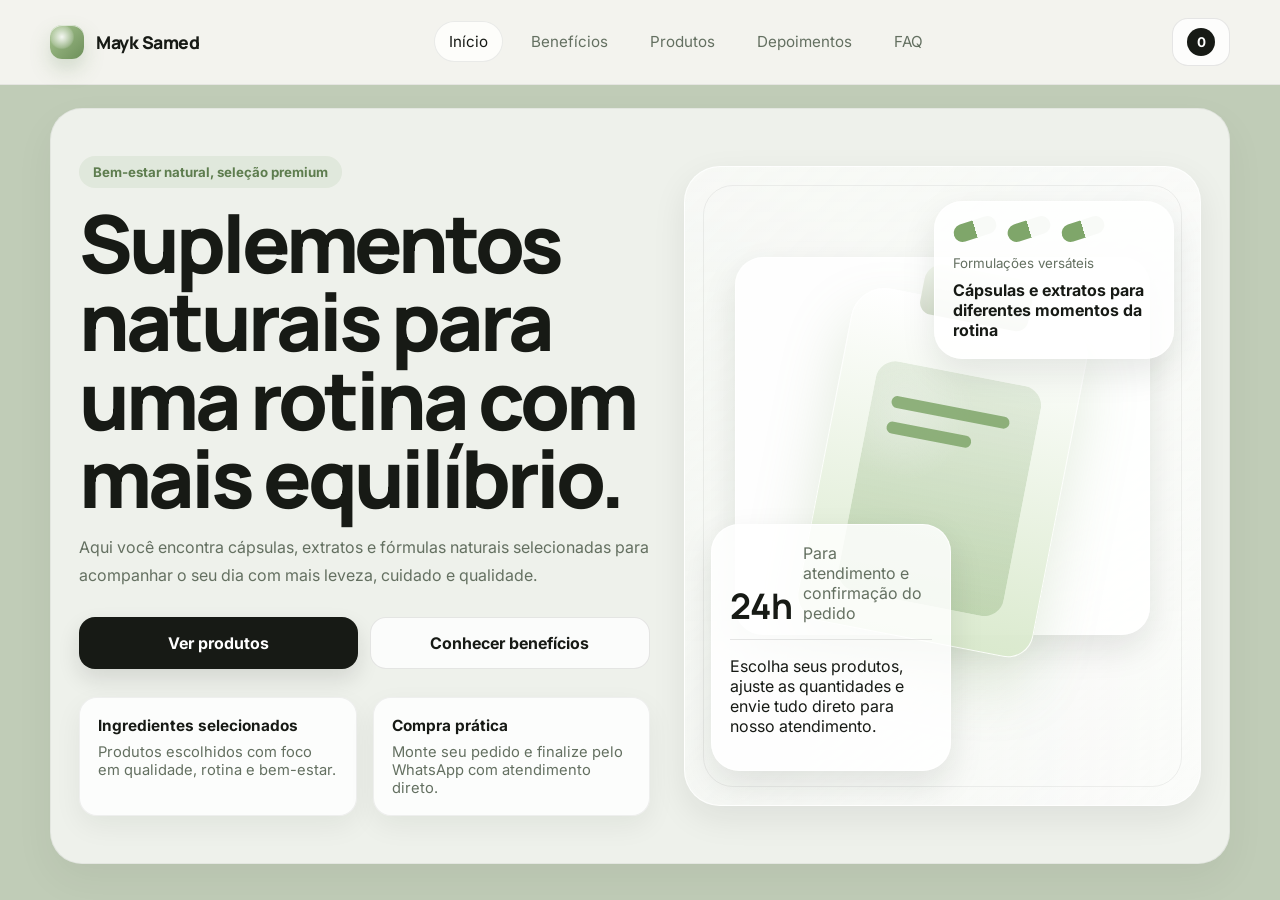
<file: index.html>
<!DOCTYPE html>
<html lang="pt-BR">
<head>
  <meta charset="UTF-8" />
  <meta name="viewport" content="width=device-width, initial-scale=1.0, viewport-fit=cover" />
  <title>Mayk Samed — Produtos Naturais</title>
  <meta name="description" content="Loja elegante de produtos naturais com navegação por páginas, catálogo interativo, carrinho e finalização por WhatsApp." />
  <link rel="preconnect" href="https://fonts.googleapis.com">
  <link rel="preconnect" href="https://fonts.gstatic.com" crossorigin>
  <link href="https://fonts.googleapis.com/css2?family=Inter:wght@400;500;600;700;800&family=Manrope:wght@500;700;800&display=swap" rel="stylesheet">
  <link rel="stylesheet" href="style.css" />
</head>
<body>
  <header class="site-header">
    <div class="container header-inner">
      <a href="#inicio" class="brand nav-link" data-page="inicio" aria-label="Ir para a página inicial">
        <span class="brand-mark"></span>
        <span class="brand-text">Mayk Samed</span>
      </a>

      <nav class="desktop-nav" aria-label="Navegação principal">
        <a href="#inicio" class="nav-link active" data-page="inicio">Início</a>
        <a href="#beneficios" class="nav-link" data-page="beneficios">Benefícios</a>
        <a href="#produtos" class="nav-link" data-page="produtos">Produtos</a>
        <a href="#depoimentos" class="nav-link" data-page="depoimentos">Depoimentos</a>
        <a href="#faq" class="nav-link" data-page="faq">FAQ</a>
      </nav>

      <div class="header-actions">
        <button class="cart-btn" id="openCartBtn" aria-label="Abrir carrinho">
          <span>Carrinho</span>
          <strong id="cartCount">0</strong>
        </button>
      </div>
    </div>
  </header>

  <main class="site-main">
    <section class="page-section active" id="inicio" data-page-section="inicio" aria-labelledby="titulo-inicio">
      <div class="page-scroll">
        <div class="container page-shell hero-shell">
          <div class="hero-grid">
            <div class="hero-copy">
              <span class="eyebrow">Bem-estar natural, seleção premium</span>
              <h1 id="titulo-inicio">Suplementos naturais para uma rotina com mais equilíbrio.</h1>
              <p>
                Aqui você encontra cápsulas, extratos e fórmulas naturais selecionadas para acompanhar o seu dia com mais leveza, cuidado e qualidade.
              </p>

              <div class="hero-actions">
                <button class="btn btn-primary nav-button" data-page="produtos">Ver produtos</button>
                <button class="btn btn-secondary nav-button" data-page="beneficios">Conhecer benefícios</button>
              </div>

              <div class="hero-highlights">
                <div>
                  <strong>Ingredientes selecionados</strong>
                  <span>Produtos escolhidos com foco em qualidade, rotina e bem-estar.</span>
                </div>
                <div>
                  <strong>Compra prática</strong>
                  <span>Monte seu pedido e finalize pelo WhatsApp com atendimento direto.</span>
                </div>
              </div>
            </div>

            <div class="hero-visual">
              <div class="hero-stage">
                <article class="floating-card floating-card-main">
                  <div class="floating-media bottle bottle-large">
                    <span class="bottle-cap"></span>
                    <span class="bottle-label"></span>
                  </div>
                </article>

                <article class="floating-card floating-card-side floating-card-top">
                  <div class="capsule-orbit">
                    <span></span><span></span><span></span>
                  </div>
                  <div class="mini-copy">
                    <small>Formulações versáteis</small>
                    <strong>Cápsulas e extratos para diferentes momentos da rotina</strong>
                  </div>
                </article>

                <article class="floating-card floating-card-side floating-card-bottom">
                  <div class="stat-pill">
                    <strong>24h</strong>
                    <span>Para atendimento e confirmação do pedido</span>
                  </div>
                  <div class="floating-line"></div>
                  <p>Escolha seus produtos, ajuste as quantidades e envie tudo direto para nosso atendimento.</p>
                </article>
              </div>
            </div>
          </div>
        </div>
      </div>
    </section>

    <section class="page-section" id="beneficios" data-page-section="beneficios" aria-labelledby="titulo-beneficios" hidden>
      <div class="page-scroll">
        <div class="container page-shell">
          <div class="section-heading">
            <span class="eyebrow">Por que nos escolher</span>
            <h2 id="titulo-beneficios">Cuidado natural com apresentação elegante e experiência simples.</h2>
           
          </div>

          <div class="benefits-grid">
            <article class="benefit-card">
              <div class="benefit-icon">01</div>
              <h3>Seleção cuidadosa</h3>
              <p>Produtos escolhidos para compor uma rotina mais equilibrada, prática e alinhada ao bem-estar.</p>
            </article>
            <article class="benefit-card">
              <div class="benefit-icon">02</div>
              <h3>Navegação leve</h3>
              <p>Uma experiência fluida para explorar categorias, descobrir fórmulas e comprar com tranquilidade.</p>
            </article>
            <article class="benefit-card">
              <div class="benefit-icon">03</div>
              <h3>Pedido facilitado</h3>
              <p>Adicione ao carrinho, ajuste as quantidades e envie seu pedido pelo WhatsApp em poucos passos.</p>
            </article>
            <article class="benefit-card">
              <div class="benefit-icon">04</div>
              <h3>Atendimento próximo</h3>
              <p>Suporte direto para combinar pagamento, entrega e tirar dúvidas sobre a sua seleção.</p>
            </article>
          </div>
        </div>
      </div>
    </section>

    <section class="page-section" id="produtos" data-page-section="produtos" aria-labelledby="titulo-produtos" hidden>
      <div class="page-scroll">
        <div class="container page-shell">
          <div class="catalog-top">
            <div>
              <span class="eyebrow">Catálogo</span>
              <h2 id="titulo-produtos">Escolha os produtos ideais para o seu dia.</h2>
            </div>
            <p>
              Explore nossa seleção por categoria, compare opções e adicione ao carrinho para enviar seu pedido de forma rápida.
            </p>
          </div>

          <div class="catalog-toolbar">
            <div class="search-box">
              <input type="text" id="searchInput" placeholder="Buscar produto..." />
            </div>
            <div class="filter-pills" id="filterPills"></div>
          </div>

          <div class="catalog-shell">
            <div class="catalog-shell-head">
              <div>
                <strong>Vitrine de produtos</strong>
                <p>Seleção exclusiva de produtos para sua saúde e bem-estar.</p>
              </div>
              <span class="catalog-shell-badge">11 itens disponíveis</span>
            </div>
            <div class="products-scroll">
              <div class="products-grid" id="productsGrid"></div>
            </div>
          </div>
        </div>
      </div>
    </section>

    <section class="page-section" id="depoimentos" data-page-section="depoimentos" aria-labelledby="titulo-depoimentos" hidden>
      <div class="page-scroll">
        <div class="container page-shell">
          <div class="section-heading center">
            <span class="eyebrow">Quem compra, recomenda</span>
            <h2 id="titulo-depoimentos">Uma experiência elogiada pela leveza, praticidade e cuidado.</h2>
          </div>

          <div class="testimonial-grid">
            <article class="testimonial-card">
              <p>“Gostei muito da facilidade para escolher os produtos e fechar tudo pelo WhatsApp. O atendimento foi rápido e atencioso.”</p>
              <strong>José Oliveira</strong>
              <span>Cliente recorrente</span>
            </article>
            <article class="testimonial-card">
              <p>“O site passa confiança, é bonito e muito simples de usar. Em poucos minutos consegui montar meu pedido.”</p>
              <strong>Igor Alves</strong>
              <span>Comprador online</span>
            </article>
            <article class="testimonial-card">
              <p>“A seleção é excelente e a apresentação dos produtos deixa tudo mais claro. A experiência ficou elegante do começo ao fim.”</p>
              <strong>Paula silva</strong>
              <span>Consumidora wellness</span>
            </article>
          </div>
        </div>
      </div>
    </section>

    <section class="page-section" id="faq" data-page-section="faq" aria-labelledby="titulo-faq" hidden>
      <div class="page-scroll">
        <div class="container page-shell">
          <div class="faq-grid">
            <div class="faq-copy">
              <span class="eyebrow">Dúvidas frequentes</span>
              <h2 id="titulo-faq">Informações rápidas para comprar com mais tranquilidade.</h2>
              <p>
                Selecione seus produtos, monte o carrinho e envie o pedido pelo WhatsApp. Nossa equipe retorna para confirmar pagamento, entrega e demais detalhes.
              </p>
            </div>

            <div class="faq-list">
              <details open>
                <summary>Como faço meu pedido?</summary>
                <p>Adicione os produtos ao carrinho, clique em finalizar via WhatsApp e envie a mensagem automática com sua seleção.</p>
              </details>
              <details>
                <summary>Como são definidos pagamento e entrega?</summary>
                <p>Após o envio do pedido pelo WhatsApp, nossa equipe combina com você a forma de pagamento, prazo e modalidade de entrega.</p>
              </details>
              <details>
                <summary>Posso tirar dúvidas antes de finalizar?</summary>
                <p>Sim. Você pode entrar em contato pelo WhatsApp para consultar disponibilidade, combinações, valores e informações adicionais sobre os produtos.</p>
              </details>
            </div>
          </div>
        </div>
      </div>
    </section>
  </main>

  <aside class="cart-drawer" id="cartDrawer" aria-hidden="true">
    <div class="cart-header">
      <div>
        <small>Seu pedido</small>
        <h3>Carrinho</h3>
      </div>
      <button class="icon-btn close-cart" id="closeCartBtn" aria-label="Fechar carrinho">×</button>
    </div>

    <div class="cart-items" id="cartItems">
      <div class="cart-empty">
        <strong>Seu carrinho está vazio.</strong>
        <p>Adicione produtos para montar o pedido.</p>
      </div>
    </div>

    <div class="cart-footer">
      <div class="cart-summary-row muted">
        <span>Entrega e pagamento definidos no WhatsApp.  </span>
        
      </div>
      <button class="btn btn-whatsapp" id="checkoutWhatsAppBtn">Finalizar via WhatsApp</button>
    </div>
  </aside>

  <div class="overlay" id="overlay"></div>

  <section class="product-detail-page" id="productDetailPage" aria-hidden="true">
    <div class="container product-detail-inner">
      <div class="product-detail-shell">
        <div class="product-detail-topbar">
          <button class="btn btn-secondary detail-back-btn" id="detailBackBtn">← Voltar para os produtos</button>
          <button class="detail-close-btn" id="detailCloseBtn" aria-label="Fechar página do produto">×</button>
        </div>

        <div class="product-detail-grid" id="productDetailContent"></div>
      </div>
    </div>
  </section>

  <script src="script.js"></script>
</body>
</html>
</file>
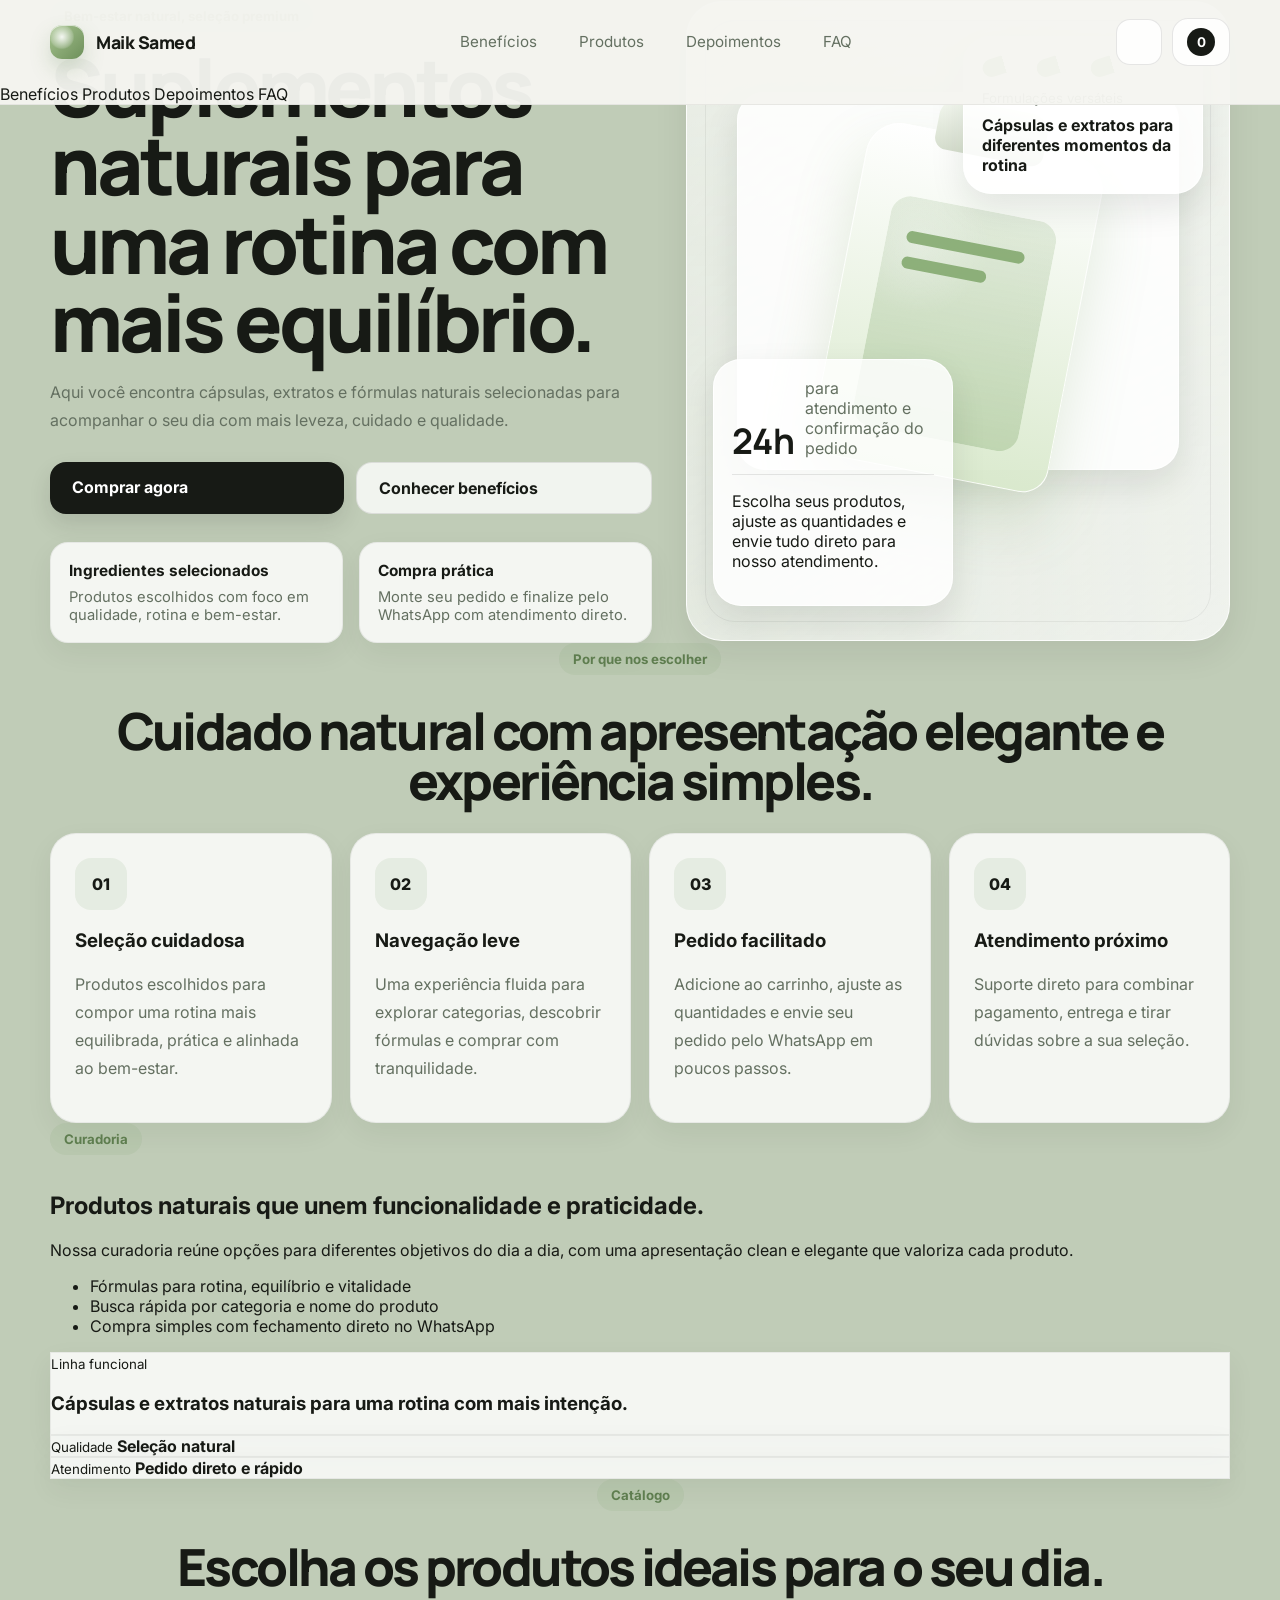
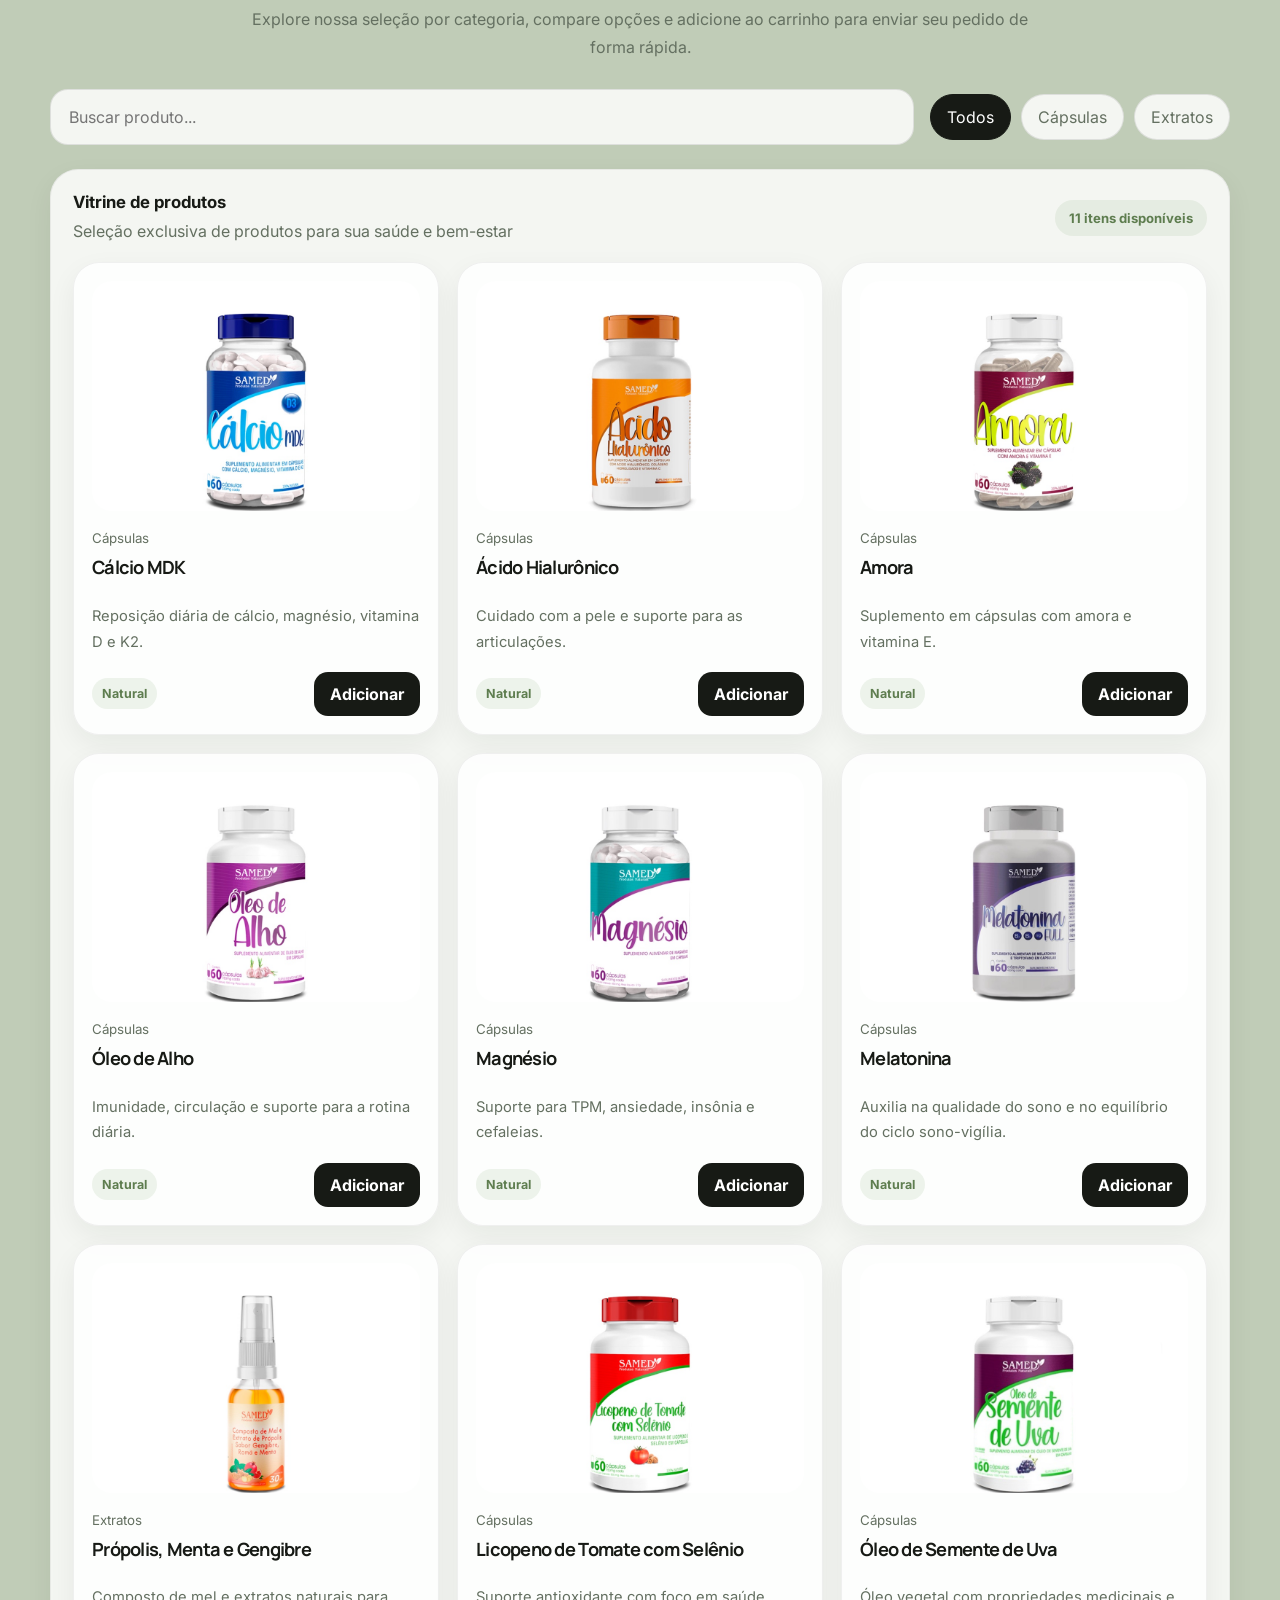
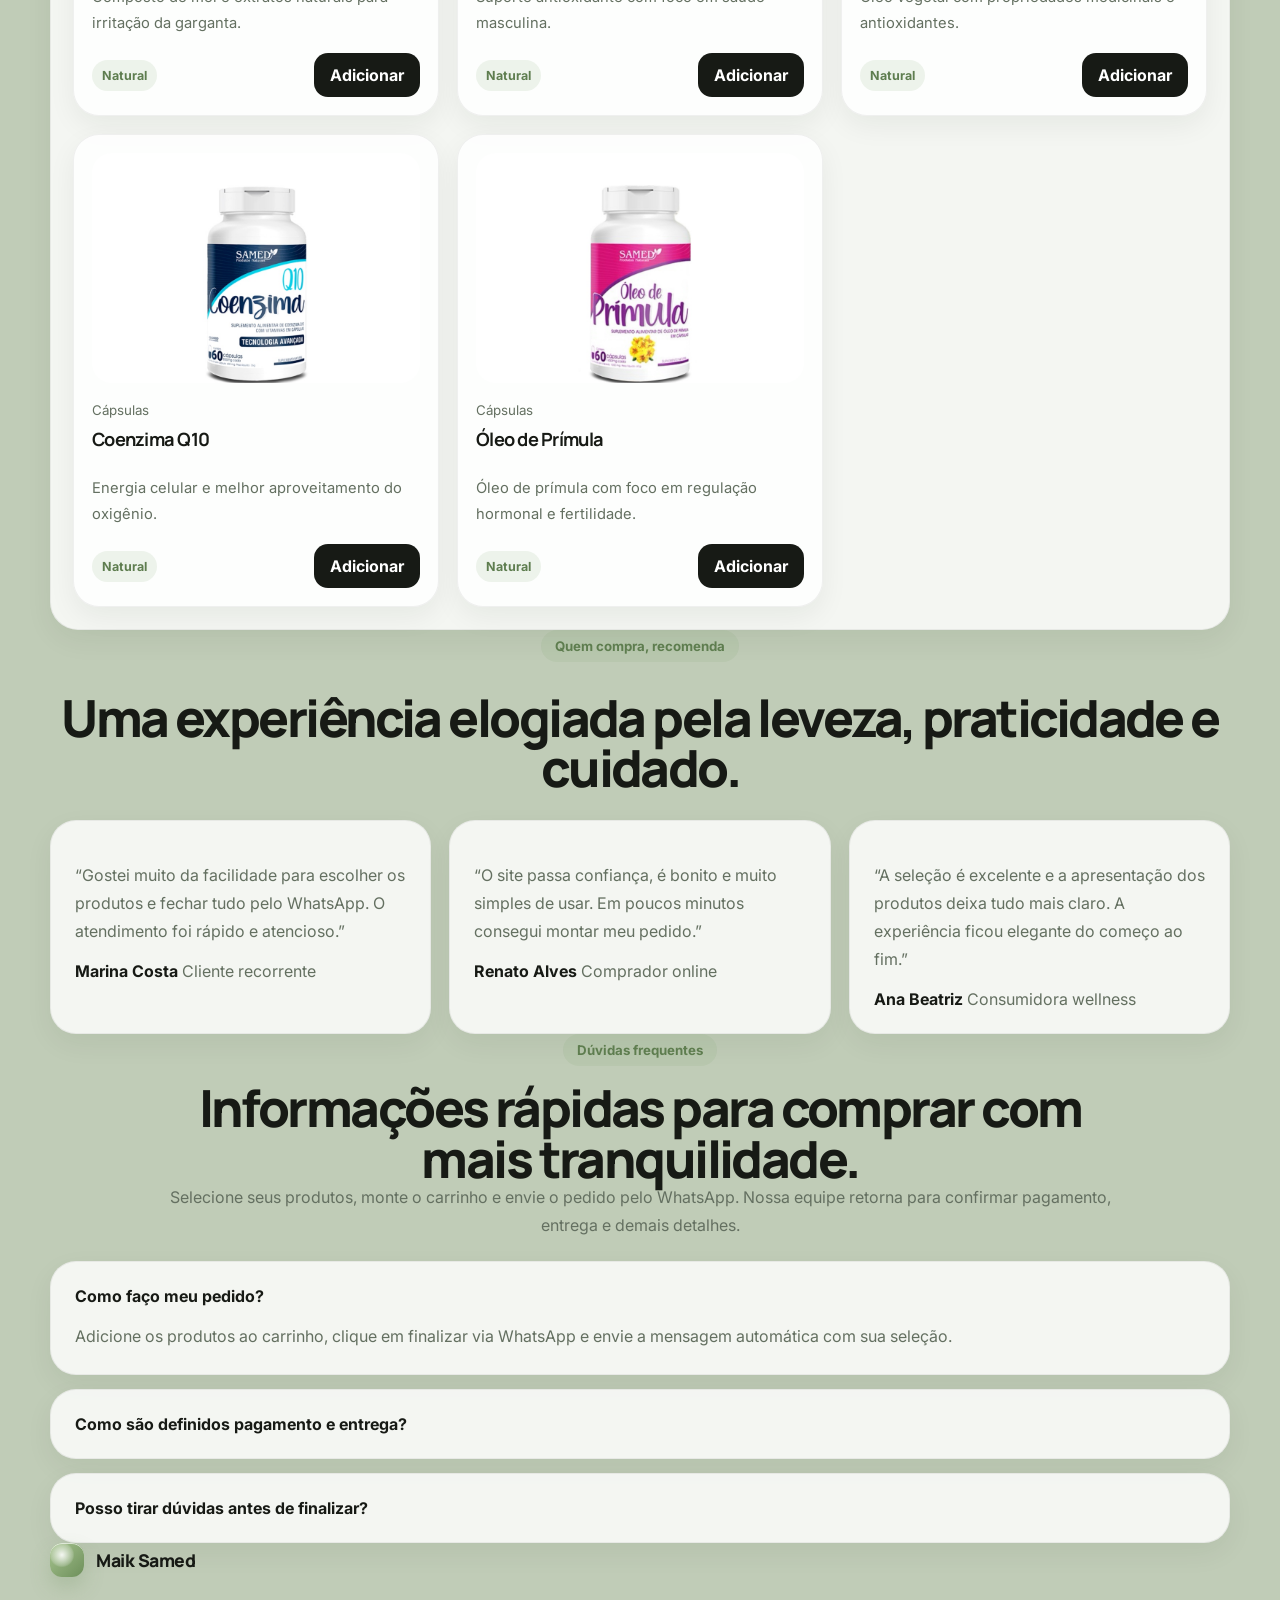
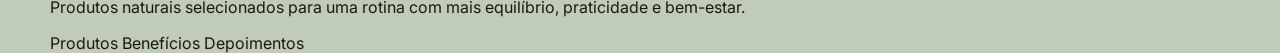
<file: index1.html>
<!DOCTYPE html>
<html lang="pt-BR">
<head>
  <meta charset="UTF-8" />
  <meta name="viewport" content="width=device-width, initial-scale=1.0" />
  <title>Maik Samed — Produtos Naturais</title>
  <meta name="description" content="Loja elegante de produtos naturais com catálogo interativo, carrinho e finalização por WhatsApp." />
  <link rel="preconnect" href="https://fonts.googleapis.com">
  <link rel="preconnect" href="https://fonts.gstatic.com" crossorigin>
  <link href="https://fonts.googleapis.com/css2?family=Inter:wght@400;500;600;700;800&family=Manrope:wght@500;700;800&display=swap" rel="stylesheet">
    <link rel="stylesheet" href="style.css" />
</head>
<body>
  <!-- Fundo decorativo -->
  <div class="page-glow page-glow-left"></div>
  <div class="page-glow page-glow-right"></div>

    <!-- Cabeçalho -->
  <header class="site-header">
    <div class="container header-inner">
      <a href="#topo" class="brand">
        <span class="brand-mark"></span>
        <span class="brand-text">Maik Samed</span>
      </a>

      <nav class="desktop-nav">
        <a href="#beneficios">Benefícios</a>
        <a href="#catalogo">Produtos</a>
        <a href="#depoimentos">Depoimentos</a>
        <a href="#faq">FAQ</a>
      </nav>

      <div class="header-actions">
        <button class="icon-btn mobile-menu-toggle" id="mobileMenuToggle" aria-label="Abrir menu">
          <span></span><span></span>
        </button>
        <button class="cart-btn" id="openCartBtn" aria-label="Abrir carrinho">
          <span>Carrinho</span>
          <strong id="cartCount">0</strong>
        </button>
      </div>
    </div>

    <div class="mobile-menu" id="mobileMenu">
      <a href="#beneficios">Benefícios</a>
      <a href="#catalogo">Produtos</a>
      <a href="#depoimentos">Depoimentos</a>
      <a href="#faq">FAQ</a>
    </div>
  </header>

  
  <!-- Conteúdo principal -->
  <main id="topo">
        <!-- Hero / destaque inicial -->
    <section class="hero">
      <div class="container hero-grid">
        <div class="hero-copy reveal">
          <span class="eyebrow">Bem-estar natural, seleção premium</span>
          <h1>Suplementos naturais para uma rotina com mais equilíbrio.</h1>
          <p>
            Aqui você encontra cápsulas, extratos e fórmulas naturais selecionadas para acompanhar o seu dia com mais leveza, cuidado e qualidade.
          </p>

          <div class="hero-actions">
            <a href="#catalogo" class="btn btn-primary">Comprar agora</a>
            <a href="#beneficios" class="btn btn-secondary">Conhecer benefícios</a>
          </div>

          <div class="hero-highlights">
            <div>
              <strong>Ingredientes selecionados</strong>
              <span>Produtos escolhidos com foco em qualidade, rotina e bem-estar.</span>
            </div>
            <div>
              <strong>Compra prática</strong>
              <span>Monte seu pedido e finalize pelo WhatsApp com atendimento direto.</span>
            </div>
          </div>
        </div>

        <div class="hero-visual reveal">
          <div class="hero-stage" id="heroStage">
            <article class="floating-card floating-card-main">
              <div class="floating-media bottle bottle-large">
                <span class="bottle-cap"></span>
                <span class="bottle-label"></span>
              </div>
            </article>

            <article class="floating-card floating-card-side floating-card-top">
              <div class="capsule-orbit">
                <span></span><span></span><span></span>
              </div>
              <div class="mini-copy">
                <small>Formulações versáteis</small>
                <strong>Cápsulas e extratos para diferentes momentos da rotina</strong>
              </div>
            </article>

            <article class="floating-card floating-card-side floating-card-bottom">
              <div class="stat-pill">
                <strong>24h</strong>
                <span>para atendimento e confirmação do pedido</span>
              </div>
              <div class="floating-line"></div>
              <p>Escolha seus produtos, ajuste as quantidades e envie tudo direto para nosso atendimento.</p>
            </article>
          </div>
        </div>
      </div>
    </section>

        <!-- Benefícios -->
    <section class="benefits-section" id="beneficios">
      <div class="container">
        <div class="section-heading reveal">
          <span class="eyebrow">Por que nos escolher</span>
          <h2>Cuidado natural com apresentação elegante e experiência simples.</h2>
        </div>

        <div class="benefits-grid">
          <article class="benefit-card reveal">
            <div class="benefit-icon">01</div>
            <h3>Seleção cuidadosa</h3>
            <p>Produtos escolhidos para compor uma rotina mais equilibrada, prática e alinhada ao bem-estar.</p>
          </article>
          <article class="benefit-card reveal">
            <div class="benefit-icon">02</div>
            <h3>Navegação leve</h3>
            <p>Uma experiência fluida para explorar categorias, descobrir fórmulas e comprar com tranquilidade.</p>
          </article>
          <article class="benefit-card reveal">
            <div class="benefit-icon">03</div>
            <h3>Pedido facilitado</h3>
            <p>Adicione ao carrinho, ajuste as quantidades e envie seu pedido pelo WhatsApp em poucos passos.</p>
          </article>
          <article class="benefit-card reveal">
            <div class="benefit-icon">04</div>
            <h3>Atendimento próximo</h3>
            <p>Suporte direto para combinar pagamento, entrega e tirar dúvidas sobre a sua seleção.</p>
          </article>
        </div>
      </div>
    </section>

        <!-- Curadoria / vitrine institucional -->
    <section class="showcase-section">
      <div class="container showcase-grid">
        <div class="showcase-copy reveal">
          <span class="eyebrow">Curadoria</span>
          <h2>Produtos naturais que unem funcionalidade e praticidade.</h2>
          <p>
            Nossa curadoria reúne opções para diferentes objetivos do dia a dia, com uma apresentação clean e elegante que valoriza cada produto.
          </p>
          <ul class="showcase-list">
            <li>Fórmulas para rotina, equilíbrio e vitalidade</li>
            <li>Busca rápida por categoria e nome do produto</li>
            <li>Compra simples com fechamento direto no WhatsApp</li>
          </ul>
        </div>

        <div class="showcase-panel reveal">
          <div class="showcase-card showcase-card-large product-tilt">
            <div class="showcase-text">
              <small>Linha funcional</small>
              <h3>Cápsulas e extratos naturais para uma rotina com mais intenção.</h3>
            </div>
            <div class="tea-pack"></div>
          </div>
          <div class="showcase-card-row">
            <div class="showcase-card product-tilt">
              <small>Qualidade</small>
              <strong>Seleção natural</strong>
            </div>
            <div class="showcase-card product-tilt">
              <small>Atendimento</small>
              <strong>Pedido direto e rápido</strong>
            </div>
          </div>
        </div>
      </div>
    </section>

        <!-- Catálogo -->
    <section class="catalog-section" id="catalogo">
      <div class="container">
        <div class="catalog-top reveal">
          <div>
            <span class="eyebrow">Catálogo</span>
            <h2>Escolha os produtos ideais para o seu dia.</h2>
          </div>
          <p>
            Explore nossa seleção por categoria, compare opções e adicione ao carrinho para enviar seu pedido de forma rápida.
          </p>
        </div>

        <div class="catalog-toolbar reveal">
          <div class="search-box">
            <input type="text" id="searchInput" placeholder="Buscar produto..." />
          </div>
          <div class="filter-pills" id="filterPills"></div>
        </div>

        <div class="catalog-shell reveal">
          <div class="catalog-shell-head">
            <div>
              <strong>Vitrine de produtos</strong>
              <p>Seleção exclusiva de produtos para sua saúde e bem-estar</p>
            </div>
            <span class="catalog-shell-badge">11 itens disponíveis </span>
          </div>
          <div class="products-scroll">
            <div class="products-grid" id="productsGrid"></div>
          </div>
        </div>
      </div>
    </section>

        <!-- Depoimentos -->
    <section class="testimonial-section" id="depoimentos">
      <div class="container">
        <div class="section-heading reveal center">
          <span class="eyebrow">Quem compra, recomenda</span>
          <h2>Uma experiência elogiada pela leveza, praticidade e cuidado.</h2>
        </div>

        <div class="testimonial-grid">
          <article class="testimonial-card reveal">
            <p>“Gostei muito da facilidade para escolher os produtos e fechar tudo pelo WhatsApp. O atendimento foi rápido e atencioso.”</p>
            <strong>Marina Costa</strong>
            <span>Cliente recorrente</span>
          </article>
          <article class="testimonial-card reveal">
            <p>“O site passa confiança, é bonito e muito simples de usar. Em poucos minutos consegui montar meu pedido.”</p>
            <strong>Renato Alves</strong>
            <span>Comprador online</span>
          </article>
          <article class="testimonial-card reveal">
            <p>“A seleção é excelente e a apresentação dos produtos deixa tudo mais claro. A experiência ficou elegante do começo ao fim.”</p>
            <strong>Ana Beatriz</strong>
            <span>Consumidora wellness</span>
          </article>
        </div>
      </div>
    </section>

        <!-- FAQ -->
    <section class="faq-section" id="faq">
      <div class="container faq-grid">
        <div class="faq-copy reveal">
          <span class="eyebrow">Dúvidas frequentes</span>
          <h2>Informações rápidas para comprar com mais tranquilidade.</h2>
          <p>
            Selecione seus produtos, monte o carrinho e envie o pedido pelo WhatsApp. Nossa equipe retorna para confirmar pagamento, entrega e demais detalhes.
          </p>
        </div>

        <div class="faq-list reveal">
          <details open>
            <summary>Como faço meu pedido?</summary>
            <p>Adicione os produtos ao carrinho, clique em finalizar via WhatsApp e envie a mensagem automática com sua seleção.</p>
          </details>
          <details>
            <summary>Como são definidos pagamento e entrega?</summary>
            <p>Após o envio do pedido pelo WhatsApp, nossa equipe combina com você a forma de pagamento, prazo e modalidade de entrega.</p>
          </details>
          <details>
            <summary>Posso tirar dúvidas antes de finalizar?</summary>
            <p>Sim. Você pode entrar em contato pelo WhatsApp para consultar disponibilidade, combinações, valores e informações adicionais sobre os produtos.</p>
          </details>
        </div>
      </div>
    </section>
  </main>

  
  <!-- Carrinho lateral -->
  <aside class="cart-drawer" id="cartDrawer" aria-hidden="true">
    <div class="cart-header">
      <div>
        <small>Seu pedido</small>
        <h3>Carrinho</h3>
      </div>
      <button class="icon-btn close-cart" id="closeCartBtn" aria-label="Fechar carrinho">×</button>
    </div>

    <div class="cart-items" id="cartItems">
      <div class="cart-empty">
        <strong>Seu carrinho está vazio.</strong>
        <p>Adicione produtos para montar o pedido.</p>
      </div>
    </div>

    <div class="cart-footer">
      <div class="cart-summary-row muted">
        <span>Entrega e pagamento</span>
        <span>Definidos no WhatsApp</span>
      </div>
      <button class="btn btn-whatsapp" id="checkoutWhatsAppBtn">Finalizar via WhatsApp</button>
    </div>
  </aside>

  <div class="overlay" id="overlay"></div>

  
  <!-- Modal / página de detalhes do produto -->
  <section class="product-detail-page" id="productDetailPage" aria-hidden="true">
    <div class="container product-detail-inner">
      <div class="product-detail-shell">
        <div class="product-detail-topbar">
          <button class="btn btn-secondary detail-back-btn" id="detailBackBtn">← Voltar para os produtos</button>
          <button class="detail-close-btn" id="detailCloseBtn" aria-label="Fechar página do produto">×</button>
        </div>

        <div class="product-detail-grid" id="productDetailContent"></div>
      </div>
    </div>
  </section>

  
  <!-- Rodapé -->
  <footer class="site-footer">
    <div class="container footer-inner">
      <div>
        <a href="#topo" class="brand footer-brand">
          <span class="brand-mark"></span>
          <span class="brand-text">Maik Samed</span>
        </a>
        <p>Produtos naturais selecionados para uma rotina com mais equilíbrio, praticidade e bem-estar.</p>
      </div>

      <div class="footer-links">
        <a href="#catalogo">Produtos</a>
        <a href="#beneficios">Benefícios</a>
        <a href="#depoimentos">Depoimentos</a>
      </div>
    </div>
  </footer>

  <script src="script.js"></script>
</body>
</html>
</file>
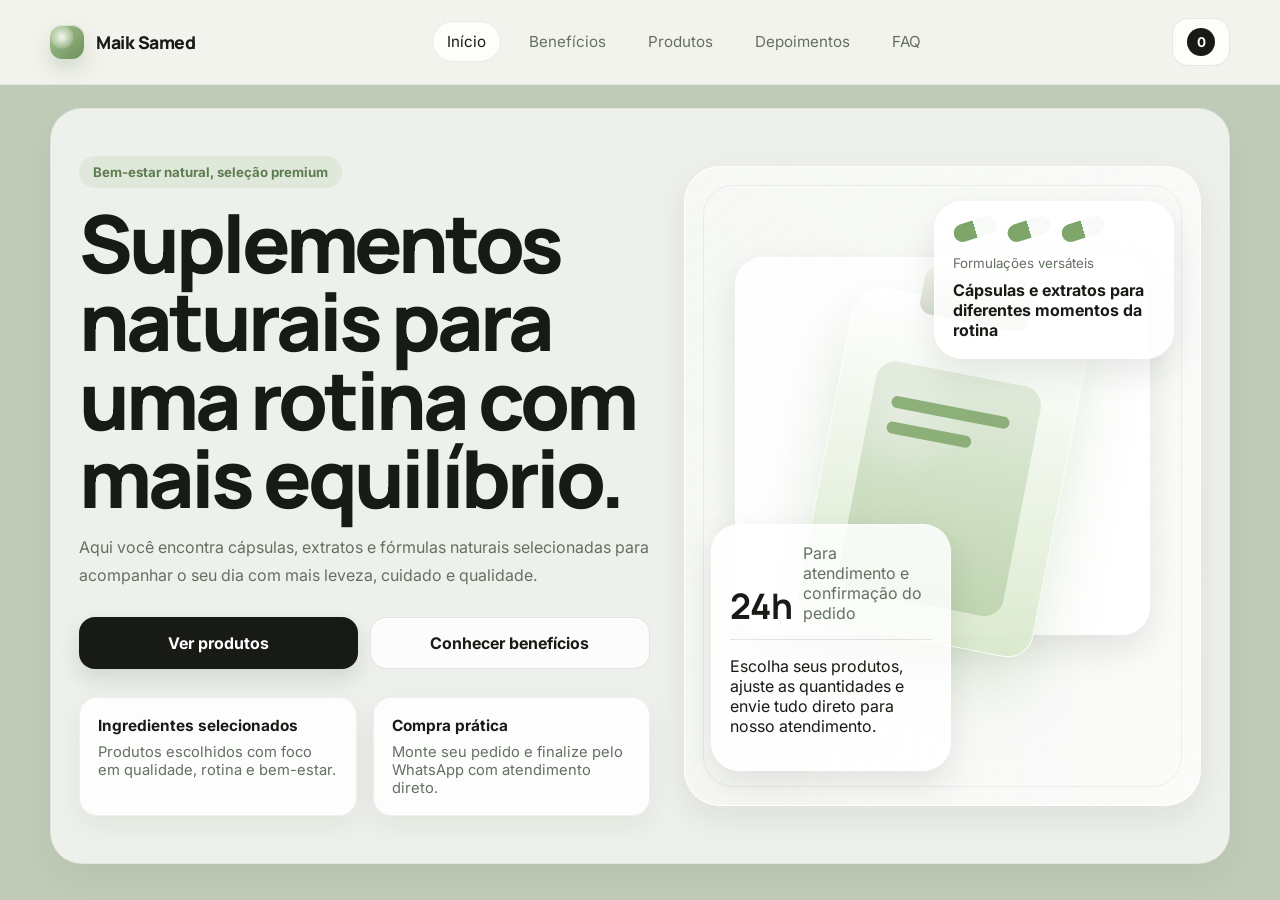
<file: index_updated.html>
<!DOCTYPE html>
<html lang="pt-BR">
<head>
  <meta charset="UTF-8" />
  <meta name="viewport" content="width=device-width, initial-scale=1.0, viewport-fit=cover" />
  <title>Maik Samed — Produtos Naturais</title>
  <meta name="description" content="Loja elegante de produtos naturais com navegação por páginas, catálogo interativo, carrinho e finalização por WhatsApp." />
  <link rel="preconnect" href="https://fonts.googleapis.com">
  <link rel="preconnect" href="https://fonts.gstatic.com" crossorigin>
  <link href="https://fonts.googleapis.com/css2?family=Inter:wght@400;500;600;700;800&family=Manrope:wght@500;700;800&display=swap" rel="stylesheet">
  <link rel="stylesheet" href="style.css" />
</head>
<body>
  <header class="site-header">
    <div class="container header-inner">
      <a href="#inicio" class="brand nav-link" data-page="inicio" aria-label="Ir para a página inicial">
        <span class="brand-mark"></span>
        <span class="brand-text">Maik Samed</span>
      </a>

      <nav class="desktop-nav" aria-label="Navegação principal">
        <a href="#inicio" class="nav-link active" data-page="inicio">Início</a>
        <a href="#beneficios" class="nav-link" data-page="beneficios">Benefícios</a>
        <a href="#produtos" class="nav-link" data-page="produtos">Produtos</a>
        <a href="#depoimentos" class="nav-link" data-page="depoimentos">Depoimentos</a>
        <a href="#faq" class="nav-link" data-page="faq">FAQ</a>
      </nav>

      <div class="header-actions">
        <button class="cart-btn" id="openCartBtn" aria-label="Abrir carrinho">
          <span>Carrinho</span>
          <strong id="cartCount">0</strong>
        </button>
      </div>
    </div>
  </header>

  <main class="site-main">
    <section class="page-section active" id="inicio" data-page-section="inicio" aria-labelledby="titulo-inicio">
      <div class="page-scroll">
        <div class="container page-shell hero-shell">
          <div class="hero-grid">
            <div class="hero-copy">
              <span class="eyebrow">Bem-estar natural, seleção premium</span>
              <h1 id="titulo-inicio">Suplementos naturais para uma rotina com mais equilíbrio.</h1>
              <p>
                Aqui você encontra cápsulas, extratos e fórmulas naturais selecionadas para acompanhar o seu dia com mais leveza, cuidado e qualidade.
              </p>

              <div class="hero-actions">
                <button class="btn btn-primary nav-button" data-page="produtos">Ver produtos</button>
                <button class="btn btn-secondary nav-button" data-page="beneficios">Conhecer benefícios</button>
              </div>

              <div class="hero-highlights">
                <div>
                  <strong>Ingredientes selecionados</strong>
                  <span>Produtos escolhidos com foco em qualidade, rotina e bem-estar.</span>
                </div>
                <div>
                  <strong>Compra prática</strong>
                  <span>Monte seu pedido e finalize pelo WhatsApp com atendimento direto.</span>
                </div>
              </div>
            </div>

            <div class="hero-visual">
              <div class="hero-stage">
                <article class="floating-card floating-card-main">
                  <div class="floating-media bottle bottle-large">
                    <span class="bottle-cap"></span>
                    <span class="bottle-label"></span>
                  </div>
                </article>

                <article class="floating-card floating-card-side floating-card-top">
                  <div class="capsule-orbit">
                    <span></span><span></span><span></span>
                  </div>
                  <div class="mini-copy">
                    <small>Formulações versáteis</small>
                    <strong>Cápsulas e extratos para diferentes momentos da rotina</strong>
                  </div>
                </article>

                <article class="floating-card floating-card-side floating-card-bottom">
                  <div class="stat-pill">
                    <strong>24h</strong>
                    <span>Para atendimento e confirmação do pedido</span>
                  </div>
                  <div class="floating-line"></div>
                  <p>Escolha seus produtos, ajuste as quantidades e envie tudo direto para nosso atendimento.</p>
                </article>
              </div>
            </div>
          </div>
        </div>
      </div>
    </section>

    <section class="page-section" id="beneficios" data-page-section="beneficios" aria-labelledby="titulo-beneficios" hidden>
      <div class="page-scroll">
        <div class="container page-shell">
          <div class="section-heading">
            <span class="eyebrow">Por que nos escolher</span>
            <h2 id="titulo-beneficios">Cuidado natural com apresentação elegante e experiência simples.</h2>
           
          </div>

          <div class="benefits-grid">
            <article class="benefit-card">
              <div class="benefit-icon">01</div>
              <h3>Seleção cuidadosa</h3>
              <p>Produtos escolhidos para compor uma rotina mais equilibrada, prática e alinhada ao bem-estar.</p>
            </article>
            <article class="benefit-card">
              <div class="benefit-icon">02</div>
              <h3>Navegação leve</h3>
              <p>Uma experiência fluida para explorar categorias, descobrir fórmulas e comprar com tranquilidade.</p>
            </article>
            <article class="benefit-card">
              <div class="benefit-icon">03</div>
              <h3>Pedido facilitado</h3>
              <p>Adicione ao carrinho, ajuste as quantidades e envie seu pedido pelo WhatsApp em poucos passos.</p>
            </article>
            <article class="benefit-card">
              <div class="benefit-icon">04</div>
              <h3>Atendimento próximo</h3>
              <p>Suporte direto para combinar pagamento, entrega e tirar dúvidas sobre a sua seleção.</p>
            </article>
          </div>
        </div>
      </div>
    </section>

    <section class="page-section" id="produtos" data-page-section="produtos" aria-labelledby="titulo-produtos" hidden>
      <div class="page-scroll">
        <div class="container page-shell">
          <div class="catalog-top">
            <div>
              <span class="eyebrow">Catálogo</span>
              <h2 id="titulo-produtos">Escolha os produtos ideais para o seu dia.</h2>
            </div>
            <p>
              Explore nossa seleção por categoria, compare opções e adicione ao carrinho para enviar seu pedido de forma rápida.
            </p>
          </div>

          <div class="catalog-toolbar">
            <div class="search-box">
              <input type="text" id="searchInput" placeholder="Buscar produto..." />
            </div>
            <div class="filter-pills" id="filterPills"></div>
          </div>

          <div class="catalog-shell">
            <div class="catalog-shell-head">
              <div>
                <strong>Vitrine de produtos</strong>
                <p>Seleção exclusiva de produtos para sua saúde e bem-estar.</p>
              </div>
              <span class="catalog-shell-badge">11 itens disponíveis</span>
            </div>
            <div class="products-scroll">
              <div class="products-grid" id="productsGrid"></div>
            </div>
          </div>
        </div>
      </div>
    </section>

    <section class="page-section" id="depoimentos" data-page-section="depoimentos" aria-labelledby="titulo-depoimentos" hidden>
      <div class="page-scroll">
        <div class="container page-shell">
          <div class="section-heading center">
            <span class="eyebrow">Quem compra, recomenda</span>
            <h2 id="titulo-depoimentos">Uma experiência elogiada pela leveza, praticidade e cuidado.</h2>
          </div>

          <div class="testimonial-grid">
            <article class="testimonial-card">
              <p>“Gostei muito da facilidade para escolher os produtos e fechar tudo pelo WhatsApp. O atendimento foi rápido e atencioso.”</p>
              <strong>Marina Costa</strong>
              <span>Cliente recorrente</span>
            </article>
            <article class="testimonial-card">
              <p>“O site passa confiança, é bonito e muito simples de usar. Em poucos minutos consegui montar meu pedido.”</p>
              <strong>Renato Alves</strong>
              <span>Comprador online</span>
            </article>
            <article class="testimonial-card">
              <p>“A seleção é excelente e a apresentação dos produtos deixa tudo mais claro. A experiência ficou elegante do começo ao fim.”</p>
              <strong>Ana Beatriz</strong>
              <span>Consumidora wellness</span>
            </article>
          </div>
        </div>
      </div>
    </section>

    <section class="page-section" id="faq" data-page-section="faq" aria-labelledby="titulo-faq" hidden>
      <div class="page-scroll">
        <div class="container page-shell">
          <div class="faq-grid">
            <div class="faq-copy">
              <span class="eyebrow">Dúvidas frequentes</span>
              <h2 id="titulo-faq">Informações rápidas para comprar com mais tranquilidade.</h2>
              <p>
                Selecione seus produtos, monte o carrinho e envie o pedido pelo WhatsApp. Nossa equipe retorna para confirmar pagamento, entrega e demais detalhes.
              </p>
            </div>

            <div class="faq-list">
              <details open>
                <summary>Como faço meu pedido?</summary>
                <p>Adicione os produtos ao carrinho, clique em finalizar via WhatsApp e envie a mensagem automática com sua seleção.</p>
              </details>
              <details>
                <summary>Como são definidos pagamento e entrega?</summary>
                <p>Após o envio do pedido pelo WhatsApp, nossa equipe combina com você a forma de pagamento, prazo e modalidade de entrega.</p>
              </details>
              <details>
                <summary>Posso tirar dúvidas antes de finalizar?</summary>
                <p>Sim. Você pode entrar em contato pelo WhatsApp para consultar disponibilidade, combinações, valores e informações adicionais sobre os produtos.</p>
              </details>
            </div>
          </div>
        </div>
      </div>
    </section>
  </main>

  <aside class="cart-drawer" id="cartDrawer" aria-hidden="true">
    <div class="cart-header">
      <div>
        <small>Seu pedido</small>
        <h3>Carrinho</h3>
      </div>
      <button class="icon-btn close-cart" id="closeCartBtn" aria-label="Fechar carrinho">×</button>
    </div>

    <div class="cart-items" id="cartItems">
      <div class="cart-empty">
        <strong>Seu carrinho está vazio.</strong>
        <p>Adicione produtos para montar o pedido.</p>
      </div>
    </div>

    <div class="cart-footer">
      <div class="cart-summary-row muted">
        <span>Entrega e pagamento definidos no WhatsApp.  </span>
        
      </div>
      <button class="btn btn-whatsapp" id="checkoutWhatsAppBtn">Finalizar via WhatsApp</button>
    </div>
  </aside>

  <div class="overlay" id="overlay"></div>

  <section class="product-detail-page" id="productDetailPage" aria-hidden="true">
    <div class="container product-detail-inner">
      <div class="product-detail-shell">
        <div class="product-detail-topbar">
          <button class="btn btn-secondary detail-back-btn" id="detailBackBtn">← Voltar para os produtos</button>
          <button class="detail-close-btn" id="detailCloseBtn" aria-label="Fechar página do produto">×</button>
        </div>

        <div class="product-detail-grid" id="productDetailContent"></div>
      </div>
    </div>
  </section>

  <script src="script.js"></script>
</body>
</html>
</file>
<file: style.css>
:root {
  --bg: #C0CCB7;
  --surface: rgba(255, 255, 255, 0.78);
  --surface-strong: #ffffff;
  --surface-soft: #eef2e8;
  --text: #171a15;
  --muted: #647061;
  --line: rgba(23, 26, 21, 0.1);
  --accent: #7fa66a;
  --accent-deep: #5e7d4f;
  --shadow: 0 12px 34px rgba(23, 26, 21, 0.08);
  --radius-xl: 30px;
  --radius-lg: 22px;
  --radius-md: 18px;
  --container: 1180px;
  --header-height: 84px;
}

* { box-sizing: border-box; }
html, body { height: 100%; }
html { scroll-behavior: auto; }
body {
  margin: 0;
  font-family: 'Inter', system-ui, sans-serif;
  color: var(--text);
  background: var(--bg);
  overflow-x: hidden;
  overflow-y: hidden;
}

@supports (height: 100dvh) {
  html, body {
    height: 100dvh;
  }
}

a { color: inherit; text-decoration: none; }
button, input { font: inherit; }
img { max-width: 100%; display: block; }

.container {
  width: min(calc(100% - 32px), var(--container));
  margin: 0 auto;
}

.page-glow { display: none; }
.page-glow-left, .page-glow-right { display: none; }

.site-header {
  position: fixed;
  top: 0;
  left: 0;
  right: 0;
  z-index: 50;
  background: rgba(245, 245, 241, 0.96);
  border-bottom: 1px solid rgba(23, 26, 21, 0.06);
}
.header-inner {
  min-height: var(--header-height);
  display: flex;
  align-items: center;
  justify-content: space-between;
  gap: 20px;
  flex-wrap: nowrap;
}
.brand {
  display: inline-flex;
  align-items: center;
  gap: 12px;
  font-weight: 800;
  letter-spacing: -0.03em;
  flex: 0 0 auto;
}
.brand-mark {
  width: 34px;
  height: 34px;
  border-radius: 12px;
  background:
    radial-gradient(circle at 35% 35%, rgba(255,255,255,0.9), rgba(255,255,255,0.2) 35%, transparent 40%),
    linear-gradient(135deg, #a7c490, #6d8f5a);
  box-shadow: inset 0 1px 0 rgba(255,255,255,0.65), 0 10px 20px rgba(109, 143, 90, 0.25);
}
.brand-text { font-family: 'Manrope', sans-serif; font-size: 1.1rem; }

.desktop-nav {
  display: flex;
  align-items: center;
  justify-content: center;
  gap: 14px;
  flex: 1 1 auto;
  min-width: 0;
  flex-wrap: nowrap;
  overflow-x: auto;
  overflow-y: hidden;
  scrollbar-width: none;
  padding-bottom: 2px;
}
.desktop-nav::-webkit-scrollbar {
  display: none;
}
.desktop-nav a,
.nav-button,
.brand.nav-link {
  transition: 0.2s ease;
}
.desktop-nav a {
  color: var(--muted);
  padding: 10px 14px;
  border-radius: 999px;
  font-size: 0.95rem;
}
.desktop-nav a:hover,
.desktop-nav a.active {
  color: var(--text);
  background: rgba(255,255,255,0.72);
  border: 1px solid rgba(23,26,21,0.08);
}

.header-actions {
  display: flex;
  align-items: center;
  gap: 10px;
  flex: 0 0 auto;
}
.icon-btn, .cart-btn {
  border: 1px solid var(--line);
  background: rgba(255,255,255,0.82);
}
.icon-btn {
  width: 46px;
  height: 46px;
  border-radius: 14px;
  display: inline-flex;
  align-items: center;
  justify-content: center;
  cursor: pointer;
}
.cart-btn {
  height: 48px;
  min-width: 58px;
  padding: 0 12px;
  border-radius: 16px;
  display: inline-flex;
  align-items: center;
  justify-content: center;
  gap: 0;
  cursor: pointer;
}
.cart-btn span { display: none; }
.cart-btn strong {
  min-width: 28px;
  height: 28px;
  border-radius: 999px;
  display: grid;
  place-items: center;
  background: var(--text);
  color: #fff;
  font-size: 0.84rem;
}

.site-main {
  position: relative;
  z-index: 1;
  height: 100vh;
  min-height: 100vh;
  padding-top: var(--header-height);
}

@supports (height: 100dvh) {
  .site-main {
    height: 100dvh;
    min-height: 100dvh;
  }
}

.page-section {
  position: absolute;
  inset: var(--header-height) 0 0 0;
  display: none;
  min-height: calc(100vh - var(--header-height));
}

@supports (height: 100dvh) {
  .page-section {
    min-height: calc(100dvh - var(--header-height));
  }
}
.page-section.active {
  display: block;
}
.page-scroll {
  height: 100%;
  overflow-y: auto;
  overflow-x: hidden;
  -webkit-overflow-scrolling: touch;
  overscroll-behavior: contain;
  padding: 24px 0 max(28px, env(safe-area-inset-bottom, 0px) + 18px);
  scrollbar-width: thin;
  scrollbar-color: rgba(94,125,79,0.45) rgba(23,26,21,0.08);
}
.page-scroll::-webkit-scrollbar { width: 10px; }
.page-scroll::-webkit-scrollbar-track {
  background: rgba(23,26,21,0.08);
  border-radius: 999px;
}
.page-scroll::-webkit-scrollbar-thumb {
  background: rgba(94,125,79,0.45);
  border-radius: 999px;
}

.page-shell {
  min-height: calc(100% - 8px);
  padding: 28px;
  border-radius: 32px;
  background: rgba(255,255,255,0.72);
  border: 1px solid rgba(23, 26, 21, 0.05);
  box-shadow: 0 16px 40px rgba(23, 26, 21, 0.05);
}

.hero-shell {
  display: grid;
  align-items: center;
}
.hero-grid {
  display: grid;
  grid-template-columns: 1.05fr 0.95fr;
  gap: 34px;
  align-items: center;
}
.hero-copy h1,
.section-heading h2,
.catalog-top h2,
.faq-copy h2,
.product-detail-title {
  font-family: 'Manrope', sans-serif;
  font-weight: 800;
  letter-spacing: -0.05em;
  line-height: 0.98;
}
.hero-copy {
  max-width: 100%;
}
.hero-copy h1 {
  font-size: clamp(2.8rem, 5vw + 1rem, 5.4rem);
  max-width: none;
  margin: 0;
  text-wrap: balance;
}
.hero-copy p,
.catalog-top p,
.faq-copy p,
.benefit-card p,
.testimonial-card p,
.product-description,
.cart-empty p,
.faq-list p,
.product-detail-description,
.product-detail-note li,
.product-detail-note-text p {
  color: var(--muted);
  line-height: 1.75;
}
.eyebrow {
  display: inline-block;
  margin-bottom: 16px;
  padding: 8px 14px;
  border-radius: 999px;
  font-size: 0.83rem;
  font-weight: 700;
  background: rgba(127, 166, 106, 0.12);
  color: var(--accent-deep);
}
.hero-actions {
  margin: 28px 0;
  display: flex;
  flex-wrap: nowrap;
  gap: 12px;
  align-items: stretch;
}
.hero-actions .btn {
  flex: 1 1 0;
  min-width: 0;
  white-space: nowrap;
  padding-inline: clamp(14px, 2.4vw, 22px);
}
.btn {
  border: 0;
  cursor: pointer;
  padding: 15px 22px;
  border-radius: 16px;
  font-weight: 700;
}
.btn-primary {
  background: var(--text);
  color: #fff;
  box-shadow: 0 10px 22px rgba(23, 26, 21, 0.12);
}
.btn, .desktop-nav a, .cart-btn, .filter-pill, .add-to-cart {
  transition: background-color 0.22s ease, color 0.22s ease, border-color 0.22s ease, box-shadow 0.22s ease, transform 0.22s ease;
}
.btn:hover, .add-to-cart:hover, .cart-btn:hover {
  transform: translateY(-1px);
}

.btn-secondary {
  background: rgba(255,255,255,0.78);
  color: var(--text);
  border: 1px solid var(--line);
}
.btn-whatsapp {
  width: 100%;
  background: linear-gradient(135deg, #2fa74a, #1c8f3a);
  color: #fff;
  box-shadow: 0 12px 24px rgba(47, 167, 74, 0.18);
}
.hero-highlights {
  display: grid;
  grid-template-columns: repeat(2, minmax(0, 1fr));
  gap: 16px;
}
.hero-highlights div,
.benefit-card,
.testimonial-card,
.showcase-card,
.cart-drawer,
.product-card,
.faq-list details,
.catalog-shell,
.product-detail-shell {
  background: rgba(255,255,255,0.82);
  border: 1px solid rgba(23, 26, 21, 0.06);
  box-shadow: 0 10px 28px rgba(23, 26, 21, 0.06);
}
.hero-highlights div {
  padding: 18px;
  border-radius: 18px;
}
.hero-highlights strong {
  display: block;
  margin-bottom: 8px;
  font-size: 0.96rem;
}
.hero-highlights span { display: block; font-size: 0.92rem; color: var(--muted); }

.hero-stage {
  position: relative;
  min-height: 640px;
  border-radius: 36px;
  padding: 28px;
  background:
    linear-gradient(180deg, rgba(255,255,255,0.7), rgba(255,255,255,0.45)),
    linear-gradient(135deg, rgba(127,166,106,0.1), rgba(255,255,255,0.55));
  border: 1px solid rgba(255,255,255,0.8);
  box-shadow: var(--shadow);
  overflow: hidden;
}
.hero-stage::before {
  content: "";
  position: absolute;
  inset: 18px;
  border-radius: 30px;
  border: 1px solid rgba(23, 26, 21, 0.06);
}
.floating-card {
  position: absolute;
  border-radius: 28px;
  background: rgba(255,255,255,0.84);
  border: 1px solid rgba(255,255,255,0.85);
  box-shadow: 0 14px 34px rgba(23,26,21,0.10);
}
.floating-card-main {
  inset: 90px 50px 170px 50px;
  padding: 26px;
  display: grid;
  align-content: space-between;
}
.bottle {
  position: relative;
  margin: 18px auto;
  border-radius: 34px 34px 26px 26px;
  background: linear-gradient(180deg, rgba(255,255,255,0.88), rgba(217, 233, 204, 0.95));
  box-shadow: inset 0 0 0 1px rgba(255,255,255,0.9), 0 30px 60px rgba(127, 166, 106, 0.22);
}
.bottle-large {
  width: 240px;
  height: 340px;
  transform: rotate(11deg);
}
.bottle-cap {
  position: absolute;
  width: 110px;
  height: 52px;
  top: -34px;
  left: 50%;
  transform: translateX(-50%);
  border-radius: 18px 18px 12px 12px;
  background: linear-gradient(180deg, #f7fbf3, #d7dfcf);
}
.bottle-label {
  position: absolute;
  inset: 70px 36px 36px;
  border-radius: 20px;
  background:
    linear-gradient(180deg, rgba(127,166,106,0.18), rgba(127,166,106,0.32)),
    radial-gradient(circle at 20% 20%, rgba(255,255,255,0.9), transparent 30%);
}
.bottle-label::before,
.bottle-label::after {
  content: "";
  position: absolute;
  border-radius: 999px;
  background: rgba(127, 166, 106, 0.85);
}
.bottle-label::before { width: 120px; height: 12px; left: 20px; top: 34px; }
.bottle-label::after { width: 86px; height: 12px; left: 20px; top: 60px; }
.floating-card-side { width: 240px; padding: 18px; }
.floating-card-top { top: 34px; right: 26px; }
.floating-card-bottom { bottom: 34px; left: 26px; }
.capsule-orbit { display: flex; gap: 10px; margin-bottom: 14px; }
.capsule-orbit span {
  width: 44px;
  height: 18px;
  border-radius: 999px;
  background: linear-gradient(90deg, #7fa66a 50%, #f8faf7 50%);
  transform: rotate(-18deg);
}
.mini-copy small,
.testimonial-card span,
.product-meta small,
.cart-item-info small { color: var(--muted); }
.mini-copy strong { display: block; font-size: 1rem; margin-top: 8px; }
.stat-pill { display: flex; align-items: end; gap: 10px; }
.stat-pill strong {
  font-size: 2.2rem;
  line-height: 1;
  font-family: 'Manrope', sans-serif;
}
.stat-pill span { color: var(--muted); }
.floating-line { height: 1px; margin: 16px 0; background: var(--line); }

.section-heading,
.catalog-top {
  display: flex;
  flex-direction: column;
  align-items: center;
  justify-content: flex-start;
  gap: 14px;
  margin-bottom: 28px;
  text-align: center;
}
.section-heading.center {
  flex-direction: column;
  align-items: center;
  text-align: center;
}
.section-heading h2,
.catalog-top h2,
.faq-copy h2 { font-size: clamp(2rem, 4vw, 3.3rem); margin: 0; }


.section-heading > .eyebrow,
.catalog-top > .eyebrow,
.catalog-top > div > .eyebrow {
  align-self: center;
  margin-left: auto;
  margin-right: auto;
}

.section-heading > h2,
.catalog-top > h2,
.catalog-top > div,
.catalog-top > div > h2 {
  width: 100%;
  text-align: center;
}

.catalog-top > div {
  display: flex;
  flex-direction: column;
  align-items: center;
  gap: 14px;
}

.section-heading p,
.catalog-top p {
  max-width: 820px;
  margin: 0 auto;
  color: var(--muted);
  text-align: center;
}

.benefits-grid,
.testimonial-grid { display: grid; gap: 18px; }
.benefits-grid { grid-template-columns: repeat(4, minmax(0, 1fr)); }
.testimonial-grid { grid-template-columns: repeat(3, minmax(0, 1fr)); }
.benefit-card,
.testimonial-card,
.product-card,
.faq-list details { border-radius: 26px; }
.benefit-card,
.testimonial-card,
.faq-list details { padding: 24px; }
.benefit-icon {
  width: 52px;
  height: 52px;
  border-radius: 16px;
  display: grid;
  place-items: center;
  margin-bottom: 18px;
  background: rgba(127, 166, 106, 0.12);
  font-weight: 800;
}

.catalog-toolbar {
  display: flex;
  flex-wrap: wrap;
  align-items: center;
  justify-content: space-between;
  gap: 16px;
  margin-bottom: 24px;
}
.search-box { flex: 1 1 260px; }
.search-box input {
  width: 100%;
  height: 56px;
  padding: 0 18px;
  border-radius: 18px;
  border: 1px solid var(--line);
  background: rgba(255,255,255,0.82);
  outline: none;
}
.filter-pills { display: flex; flex-wrap: wrap; gap: 10px; }
.filter-pill {
  height: 46px;
  padding: 0 16px;
  border-radius: 999px;
  border: 1px solid var(--line);
  background: rgba(255,255,255,0.82);
  color: var(--muted);
  cursor: pointer;
}
.filter-pill.active {
  background: var(--text);
  color: #fff;
  border-color: var(--text);
}
.catalog-shell { padding: 22px; border-radius: 28px; }
.catalog-shell-head {
  display: flex;
  align-items: center;
  justify-content: space-between;
  gap: 16px;
  margin-bottom: 18px;
}
.catalog-shell-head strong { display: block; font-size: 1.05rem; margin-bottom: 6px; }
.catalog-shell-head p { margin: 0; color: var(--muted); line-height: 1.65; }
.catalog-shell-badge {
  flex: 0 0 auto;
  padding: 10px 14px;
  border-radius: 999px;
  font-size: 0.82rem;
  font-weight: 700;
  color: var(--accent-deep);
  background: rgba(127,166,106,0.12);
}
.products-scroll {
  max-height: none;
  overflow: visible;
  padding-right: 0;
}
.products-grid {
  display: grid;
  grid-template-columns: repeat(3, minmax(0, 1fr));
  gap: 18px;
}
.product-card {
  padding: 18px;
  position: relative;
  overflow: hidden;
  cursor: pointer;
}
.product-card .add-to-cart { position: relative; z-index: 3; }
.product-visual {
  height: 230px;
  border-radius: 20px;
  margin-bottom: 16px;
  display: grid;
  place-items: center;
  position: relative;
  overflow: hidden;
  background: #ffffff;
}
.product-jar,
.product-pouch,
.product-capsules { position: relative; z-index: 1; }
.product-jar {
  width: 122px;
  height: 160px;
  border-radius: 24px;
  background: linear-gradient(180deg, rgba(255,255,255,0.9), rgba(227, 238, 217, 0.94));
  box-shadow: inset 0 0 0 1px rgba(255,255,255,0.95), 0 10px 22px rgba(23,26,21,0.10);
}
.product-jar::before,
.product-pouch::before { content: ""; position: absolute; left: 50%; transform: translateX(-50%); }
.product-jar::before {
  top: -22px; width: 64px; height: 34px; border-radius: 12px 12px 8px 8px;
  background: linear-gradient(180deg, #f8fbf4, #dce5d4);
}
.product-jar::after,
.product-pouch::after {
  content: ""; position: absolute; inset: 34px 18px 18px; border-radius: 16px;
  background: linear-gradient(180deg, rgba(127,166,106,0.18), rgba(127,166,106,0.42));
}
.product-pouch {
  width: 128px; height: 166px; border-radius: 20px 20px 24px 24px;
  background: linear-gradient(180deg, rgba(255,255,255,0.96), rgba(232, 236, 226, 0.95));
  box-shadow: inset 0 0 0 1px rgba(255,255,255,0.94), 0 10px 22px rgba(23,26,21,0.10);
}
.product-pouch::before {
  top: 10px; width: 80px; height: 10px; border-radius: 999px; background: rgba(23,26,21,0.06);
}
.product-capsules { width: 150px; height: 150px; }
.product-capsules span {
  position: absolute;
  width: 64px;
  height: 24px;
  border-radius: 999px;
  background: linear-gradient(90deg, rgba(127,166,106,0.95) 50%, rgba(255,255,255,0.96) 50%);
  box-shadow: 0 8px 16px rgba(23,26,21,0.10);
}
.product-capsules span:nth-child(1) { top: 24px; left: 42px; transform: rotate(20deg); }
.product-capsules span:nth-child(2) { top: 68px; left: 18px; transform: rotate(-18deg); }
.product-capsules span:nth-child(3) { top: 84px; left: 76px; transform: rotate(28deg); }
.product-meta {
  display: flex;
  justify-content: space-between;
  gap: 16px;
  align-items: start;
}
.product-name {
  margin: 8px 0 10px;
  font-family: 'Manrope', sans-serif;
  font-size: 1.14rem;
  letter-spacing: -0.04em;
}
.product-description { min-height: 52px; font-size: 0.92rem; }
.product-footer {
  margin-top: 16px;
  display: flex;
  justify-content: space-between;
  align-items: center;
  gap: 10px;
}
.product-tag {
  padding: 8px 10px;
  border-radius: 999px;
  font-size: 0.78rem;
  font-weight: 700;
  color: var(--accent-deep);
  background: rgba(127,166,106,0.12);
}
.add-to-cart {
  border: 0;
  height: 44px;
  padding: 0 16px;
  border-radius: 14px;
  font-weight: 700;
  background: var(--text);
  color: #fff;
  cursor: pointer;
}

.faq-grid {
  display: grid;
  grid-template-columns: 0.9fr 1.1fr;
  gap: 22px;
  align-items: start;
}
.faq-copy {
  grid-column: 1 / -1;
  max-width: 980px;
  margin: 0 auto;
  text-align: center;
}
.faq-copy .eyebrow {
  margin-inline: auto;
}
.faq-copy p {
  max-width: 980px;
  margin: 0 auto;
}
.faq-list {
  grid-column: 1 / -1;
  display: grid;
  gap: 14px;
}
.faq-list summary { cursor: pointer; font-weight: 700; list-style: none; }
.faq-list summary::-webkit-details-marker { display: none; }
.faq-list p { margin-bottom: 0; }

.cart-drawer {
  position: fixed;
  top: 14px;
  right: 14px;
  width: min(420px, calc(100% - 20px));
  height: calc(100dvh - 28px);
  z-index: 90;
  border-radius: 30px;
  display: grid;
  grid-template-rows: auto 1fr auto;
  padding: 22px;
  transform: translateX(110%);
  transition: transform 0.3s ease;
}
.cart-drawer.active { transform: translateX(0); }
.cart-header,
.cart-summary-row,
.cart-item {
  display: flex;
  justify-content: space-between;
  gap: 12px;
}
.cart-header { align-items: center; padding-bottom: 18px; border-bottom: 1px solid var(--line); }
.close-cart { font-size: 2rem; line-height: 1; }
.cart-items {
  overflow: auto;
  padding: 18px 2px;
  display: grid;
  align-content: start;
  gap: 14px;
}
.cart-empty {
  min-height: 100%;
  display: grid;
  place-items: center;
  text-align: center;
}
.cart-item {
  align-items: center;
  padding: 14px;
  border-radius: 22px;
  border: 1px solid var(--line);
  background: rgba(255,255,255,0.58);
}
.cart-item-visual {
  width: 64px;
  height: 64px;
  border-radius: 18px;
  flex: 0 0 64px;
  background: linear-gradient(180deg, rgba(240,245,236,1), rgba(221,233,211,1));
}
.cart-item-main {
  flex: 1;
  min-width: 0;
  display: flex;
  gap: 12px;
  align-items: center;
}
.cart-item-info { min-width: 0; flex: 1; }
.cart-item-info strong,
.cart-item-info small {
  overflow-wrap: anywhere;
  word-break: break-word;
}
.cart-item-info strong { display: block; margin-bottom: 4px; }
.cart-item-controls {
  display: inline-flex;
  align-items: center;
  gap: 8px;
  margin-top: 8px;
  flex-wrap: wrap;
}
.cart-item-controls span { min-width: 20px; text-align: center; }
.qty-btn, .remove-btn {
  border: 1px solid var(--line);
  background: rgba(255,255,255,0.84);
  border-radius: 12px;
  cursor: pointer;
}
.qty-btn { width: 30px; height: 30px; }
.remove-btn {
  padding: 8px 10px;
  color: #8a3b3b;
  max-width: 100%;
  white-space: normal;
}
.cart-footer {
  border-top: 1px solid var(--line);
  padding-top: 16px;
  display: grid;
  gap: 12px;
}
.cart-summary-row.muted { color: var(--muted); font-size: 0.94rem; }

.overlay {
  position: fixed;
  inset: 0;
  z-index: 80;
  background: rgba(8, 10, 7, 0.3);
  opacity: 0;
  pointer-events: none;
  transition: opacity 0.3s ease;
}
.overlay.active {
  opacity: 1;
  pointer-events: auto;
}

.product-detail-page {
  position: fixed;
  inset: 0;
  z-index: 95;
  background: rgba(245, 245, 241, 0.98);
  opacity: 0;
  pointer-events: none;
  overflow-y: auto;
  transition: opacity 0.3s ease;
}
.product-detail-page.active {
  opacity: 1;
  pointer-events: auto;
}
.product-detail-inner {
  min-height: 100%;
  padding: 34px 0 40px;
}
.product-detail-shell { border-radius: 32px; padding: 24px; }
.product-detail-topbar {
  display: flex;
  justify-content: space-between;
  align-items: center;
  gap: 16px;
  margin-bottom: 22px;
}
.detail-back-btn,
.detail-close-btn {
  border: 1px solid var(--line);
  background: rgba(255,255,255,0.72);
  color: var(--text);
}
.detail-close-btn {
  width: 46px;
  height: 46px;
  border-radius: 14px;
  font-size: 1.65rem;
  line-height: 1;
  padding: 0;
}
.product-detail-grid {
  display: grid;
  grid-template-columns: 0.95fr 1.05fr;
  gap: 26px;
  align-items: start;
}
.product-detail-visual-wrap { display: grid; gap: 18px; }
.product-detail-visual {
  min-height: 460px;
  border-radius: 28px;
  padding: 24px;
  display: grid;
  place-items: center;
  position: relative;
  overflow: hidden;
  background: #ffffff;
}
.product-detail-content { display: grid; gap: 18px; }
.product-detail-badges,
.product-detail-meta,
.product-detail-benefits {
  display: flex;
  flex-wrap: wrap;
  gap: 10px;
}
.product-detail-badge,
.product-detail-meta span,
.product-detail-benefit {
  padding: 9px 12px;
  border-radius: 999px;
  background: rgba(127,166,106,0.12);
  color: var(--accent-deep);
  font-size: 0.84rem;
  font-weight: 700;
}
.product-detail-title {
  margin: 0;
  font-size: clamp(2rem, 4vw, 3.4rem);
}
.product-detail-note-list {
  margin: 10px 0 0;
  padding-left: 24px;
  display: grid;
  gap: 10px;
}
.product-detail-note-text { margin-top: 12px; display: grid; gap: 12px; }
.product-detail-note-text p { margin: 0; }
.product-detail-note-text p.note-heading {
  font-weight: 700;
  color: var(--text);
}
.product-detail-section {
  padding: 18px;
  border-radius: 24px;
  background: rgba(255,255,255,0.52);
  border: 1px solid var(--line);
}
.product-detail-actions {
  display: flex;
  flex-wrap: wrap;
  gap: 12px;
  align-items: center;
}
.product-detail-add { min-width: 190px; }
.product-detail-mini { color: var(--muted); font-size: 0.92rem; }
.body-detail-open { overflow: hidden; }

.product-image-real {
  width: 100%;
  height: 100%;
  object-fit: contain;
  position: relative;
  z-index: 2;
  aspect-ratio: 1 / 1;
}
.product-visual.image-fallback,
.product-detail-visual.image-fallback {
  display: grid;
  place-items: center;
  background: #f7f7f4 !important;
}
.product-visual.image-fallback::after,
.product-detail-visual.image-fallback::after {
  content: 'Imagem indisponível';
  position: absolute;
  inset: auto 16px 16px 16px;
  padding: 10px 12px;
  border-radius: 999px;
  background: rgba(255,255,255,0.78);
  color: var(--muted);
  font-size: 0.8rem;
  font-weight: 600;
  z-index: 2;
}

@media (max-width: 1100px) {
  .hero-grid,
  .faq-grid,
  .product-detail-grid { grid-template-columns: 1fr; }
  .section-heading,
  .catalog-top {
    flex-direction: column;
    align-items: flex-start;
    justify-content: flex-start;
    gap: 16px;
  }
  .benefits-grid { grid-template-columns: repeat(2, minmax(0, 1fr)); }
  .testimonial-grid { grid-template-columns: 1fr; }
  .hero-stage { min-height: 620px; }
}

@media (max-width: 820px) {
  :root { --header-height: 84px; }
  .header-inner {
    min-height: var(--header-height);
    justify-content: space-between;
    padding: 0;
  }
  .brand {
    width: auto;
    justify-content: flex-start;
  }
  .desktop-nav {
    order: 0;
    width: auto;
    justify-content: flex-start;
    gap: 10px;
  }
  .header-actions { order: 0; }
  .products-grid { grid-template-columns: repeat(2, minmax(0, 1fr)); }
  .hero-highlights,
  .benefits-grid { grid-template-columns: 1fr; }
  .floating-card-top { right: 16px; top: 16px; }
  .floating-card-bottom { left: 16px; bottom: 16px; }
  .floating-card-side { width: 220px; }
}

@media (max-width: 620px) {
  :root { --header-height: 84px; }
  .container { width: min(calc(100% - 20px), var(--container)); }
  .header-inner {
    gap: 10px;
    align-items: center;
  }
  .brand {
    gap: 10px;
    min-width: 0;
  }
  .brand-mark {
    width: 30px;
    height: 30px;
    border-radius: 10px;
  }
  .brand-text {
    font-size: 0.96rem;
    min-width: 0;
    white-space: nowrap;
  }
  .desktop-nav {
    gap: 6px;
    justify-content: flex-start;
    padding-bottom: 4px;
    min-width: 0;
    flex: 1 1 auto;
  }
  .desktop-nav a {
    white-space: nowrap;
    flex-shrink: 0;
    padding: 8px 10px;
    font-size: 0.8rem;
  }
  .header-actions {
    gap: 8px;
  }
  .cart-btn {
    min-width: 52px;
    height: 44px;
    padding: 0 10px;
    border-radius: 14px;
  }
  .cart-btn strong {
    min-width: 26px;
    height: 26px;
    font-size: 0.8rem;
  }
  .cart-btn span { display: none; }
  .hero-copy h1 {
    font-size: clamp(2.05rem, 7.2vw, 3.35rem);
    line-height: 0.98;
    text-wrap: pretty;
  }
  .hero-copy p {
    font-size: 0.98rem;
    line-height: 1.65;
  }
  .hero-actions {
    gap: 10px;
    flex-wrap: wrap;
  }
  .hero-actions .btn {
    flex: 1 1 100%;
    white-space: normal;
    text-align: center;
    padding: 14px 14px;
    font-size: 0.96rem;
    line-height: 1.35;
    letter-spacing: -0.02em;
  }
  .hero-highlights div,
  .benefit-card,
  .testimonial-card,
  .faq-list details,
  .product-card {
    padding: 18px;
  }
  .page-shell { padding: 18px; border-radius: 24px; }
  .hero-stage { min-height: 560px; padding: 18px; }
  .floating-card-main { inset: 120px 18px 170px 18px; }
  .floating-card-side {
    position: absolute;
    width: calc(100% - 36px);
  }
  .floating-card-top { top: 18px; left: 18px; right: 18px; }
  .floating-card-bottom { left: 18px; right: 18px; bottom: 18px; }
  .floating-card-side strong,
  .floating-card-side p,
  .floating-card-side span,
  .floating-card-side small {
    overflow-wrap: anywhere;
    word-break: break-word;
  }
  .stat-pill strong {
    font-size: 1.8rem;
  }
  .bottle-large { width: 180px; height: 260px; }
  .catalog-shell { padding: 18px; }
  .catalog-shell-head { flex-direction: column; align-items: start; }
  .products-grid,
  .benefits-grid,
  .testimonial-grid { grid-template-columns: 1fr; }
  .product-detail-shell { border-radius: 24px; padding: 18px; }
  .product-detail-topbar { align-items: start; }
  .product-detail-add { width: 100%; }
  .cart-item { padding: 12px; }
  .cart-item-main { align-items: flex-start; gap: 10px; }
  .cart-item-visual { width: 52px; height: 52px; flex: 0 0 52px; }
  .cart-item-controls { gap: 6px; }
  .qty-btn { width: 28px; height: 28px; }
  .remove-btn { width: 100%; justify-content: center; }
}

@media (max-width: 420px) {
  .container {
    width: min(calc(100% - 16px), var(--container));
  }
  .page-scroll {
    padding-top: 16px;
  }
  .page-shell {
    padding: 16px;
    border-radius: 20px;
  }
  .hero-copy h1 {
    font-size: clamp(1.8rem, 10vw, 2.7rem);
  }
  .hero-copy p {
    font-size: 0.92rem;
  }
  .hero-actions .btn {
    font-size: 0.9rem;
    padding: 13px 12px;
  }
  .floating-card-main {
    inset: 112px 14px 160px 14px;
    padding: 18px;
  }
  .floating-card-top,
  .floating-card-bottom {
    left: 14px;
    right: 14px;
  }
  .floating-card-side {
    width: calc(100% - 28px);
    padding: 14px;
  }
  .bottle-large {
    width: 150px;
    height: 220px;
  }
}
</file>
